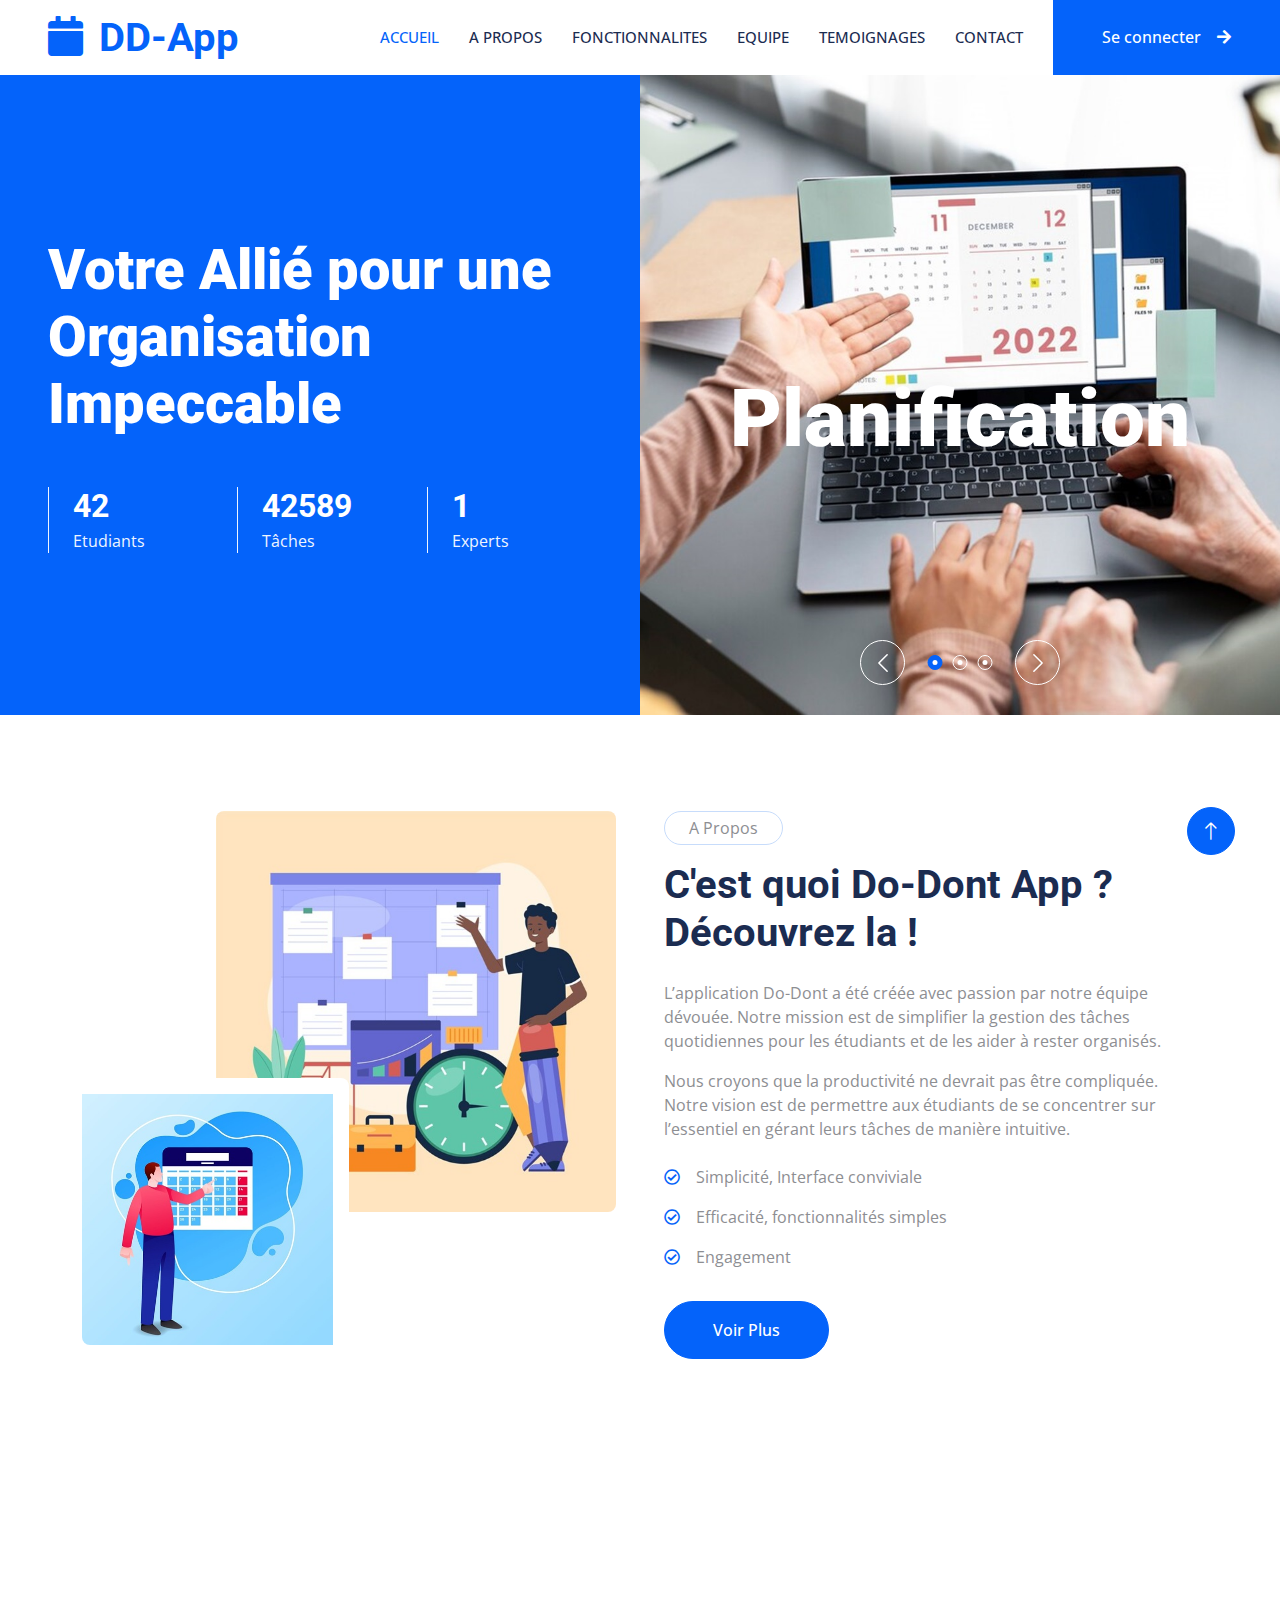
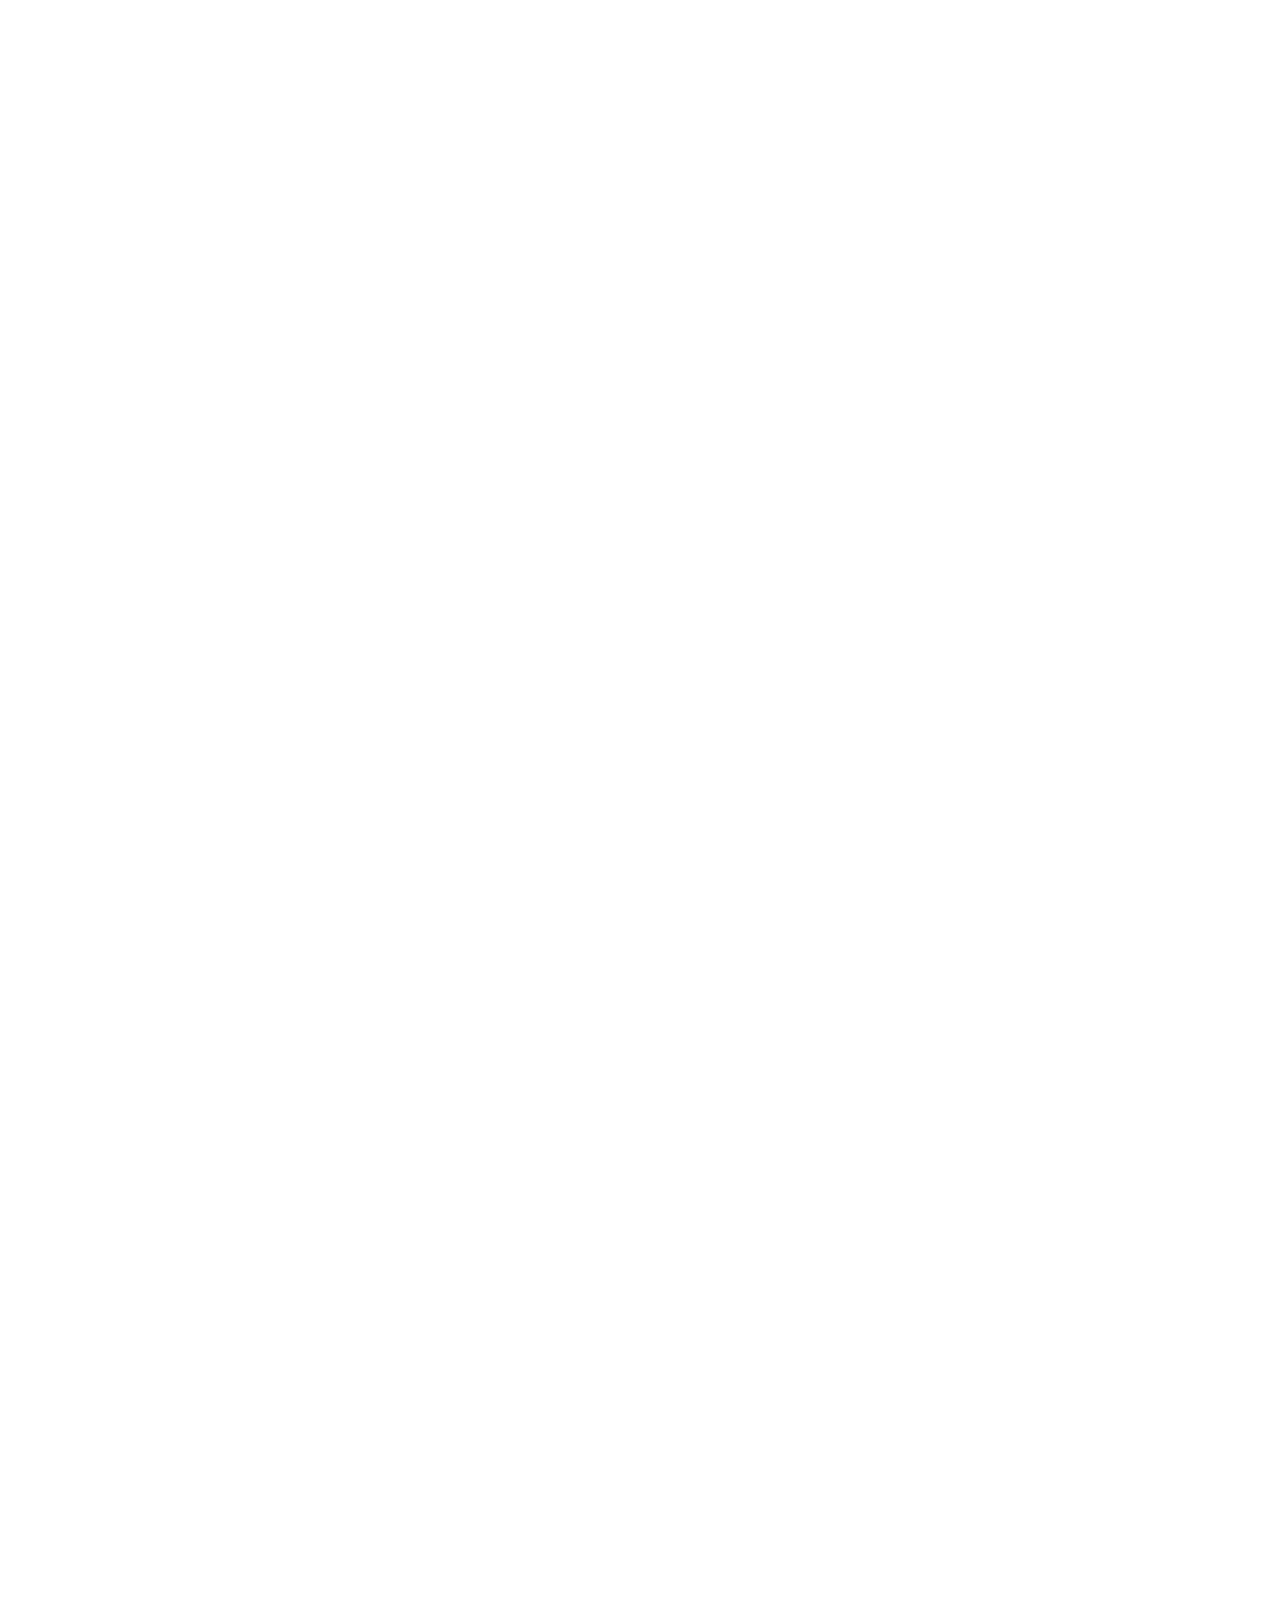
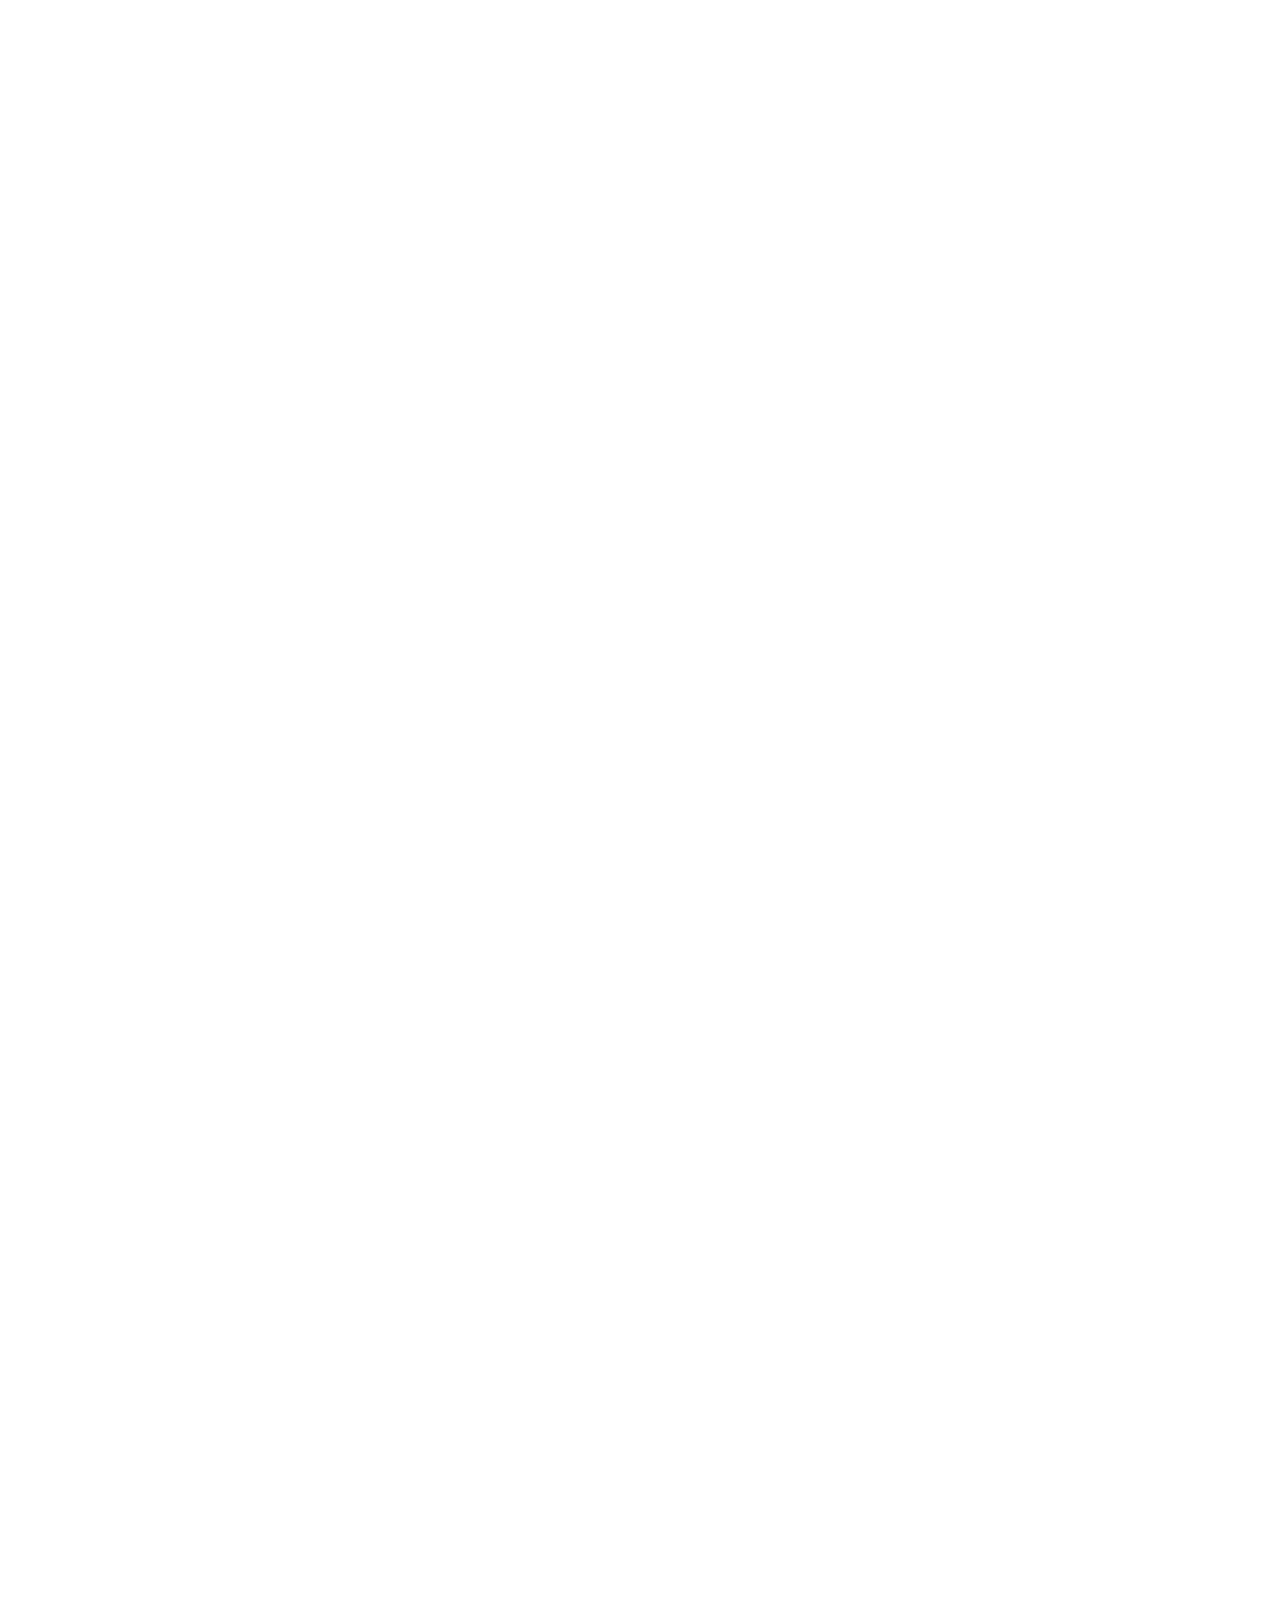
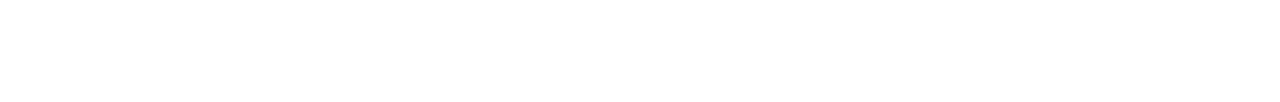
<file: index.html>
<!DOCTYPE html>
<html lang="en">

<head>
    <meta charset="utf-8">
    <title>Do-Dont App</title>
    <meta content="width=device-width, initial-scale=1.0" name="viewport">
    <meta content="" name="keywords">
    <meta content="" name="description">

    <!-- Favicon -->
    <link href="img/favicon.ico" rel="icon">

    <!-- Google Web Fonts -->
    <link rel="preconnect" href="https://fonts.googleapis.com">
    <link rel="preconnect" href="https://fonts.gstatic.com" crossorigin>
    <link href="https://fonts.googleapis.com/css2?family=Open+Sans:wght@400;500&family=Roboto:wght@500;700;900&display=swap"
        rel="stylesheet">

    <!-- Icon Font Stylesheet -->
    <link href="https://cdnjs.cloudflare.com/ajax/libs/font-awesome/5.10.0/css/all.min.css" rel="stylesheet">
    <link href="https://cdn.jsdelivr.net/npm/bootstrap-icons@1.4.1/font/bootstrap-icons.css" rel="stylesheet">

    <!-- Libraries Stylesheet -->
    <link href="lib/animate/animate.min.css" rel="stylesheet">
    <link href="lib/owlcarousel/assets/owl.carousel.min.css" rel="stylesheet">
    <link href="lib/tempusdominus/css/tempusdominus-bootstrap-4.min.css" rel="stylesheet" />

    <!-- Customized Bootstrap Stylesheet -->
    <link href="css/bootstrap.min.css" rel="stylesheet">

    <!-- Template Stylesheet -->
    <link href="css/style.css" rel="stylesheet">
</head>

<body>
    <!-- Spinner Start -->
    <div id="spinner"
        class="show bg-white position-fixed translate-middle w-100 vh-100 top-50 start-50 d-flex align-items-center justify-content-center">
        <div class="spinner-grow text-primary" style="width: 3rem; height: 3rem;" role="status">
            <span class="sr-only">Chargement...</span>
        </div>
    </div>
    <!-- Spinner End -->


    <!-- Navbar Start -->
    <nav class="navbar navbar-expand-lg bg-white navbar-light sticky-top p-0 wow fadeIn" data-wow-delay="0.1s">
        <a href="#index" class="navbar-brand d-flex align-items-center px-4 px-lg-5">
            <h1 class="m-0 text-primary"><i class="fa fa-calendar me-3"></i>DD-App</h1>
        </a>
        <button type="button" class="navbar-toggler me-4" data-bs-toggle="collapse" data-bs-target="#navbarCollapse">
            <span class="navbar-toggler-icon"></span>
        </button>
        <div class="collapse navbar-collapse" id="navbarCollapse">
            <div class="navbar-nav ms-auto p-4 p-lg-0">
                <a href="#index" class="nav-item nav-link active">Accueil</a>
                <a href="#apropos" class="nav-item nav-link">A Propos</a>
                <a href="#fonctionnalites" class="nav-item nav-link">Fonctionnalites</a>
                <a href="#equipe" class="nav-item nav-link">Equipe</a>
                <a href="#temoignages" class="nav-item nav-link">Temoignages</a>
                <a href="#contact" class="nav-item nav-link">Contact</a>
            </div>
            <a href="login.html" class="btn btn-primary rounded-0 py-4 px-lg-5 d-none d-lg-block">Se connecter<i
                    class="fa fa-arrow-right ms-3"></i></a>
        </div>
    </nav>
    <!-- Navbar End -->

    <!-- Header Start -->
    <div class="container-fluid header bg-primary p-0 mb-5" id="index">
        <div class="row g-0 align-items-center flex-column-reverse flex-lg-row">
            <div class="col-lg-6 p-5 wow fadeIn" data-wow-delay="0.1s">
                <!-- Gérez vos tâches, restez orgonisés et productifs. Votre Guide Quotidien vers l’Efficacité ! -->
                <h1 class="display-4 text-white mb-5">Votre Allié pour une Organisation Impeccable</h1>
                <div class="row g-4">
                    <div class="col-sm-4">
                        <div class="border-start border-light ps-4">
                            <h2 class="text-white mb-1" data-toggle="counter-up">123</h2>
                            <p class="text-light mb-0">Etudiants</p>
                        </div>
                    </div>
                    <div class="col-sm-4">
                        <div class="border-start border-light ps-4">
                            <h2 class="text-white mb-1" data-toggle="counter-up">123445</h2>
                            <p class="text-light mb-0">Tâches</p>
                        </div>
                    </div>
                    <div class="col-sm-4">
                        <div class="border-start border-light ps-4">
                            <h2 class="text-white mb-1" data-toggle="counter-up">4</h2>
                            <p class="text-light mb-0">Experts</p>
                        </div>
                    </div>
                </div>
            </div>
            <div class="col-lg-6 wow fadeIn" data-wow-delay="0.5s">
                <div class="owl-carousel header-carousel">
                    <div class="owl-carousel-item position-relative">
                        <img class="img-fluid" src="img/carousel-1.jpg" alt="">
                        <div class="owl-carousel-text">
                            <h1 class="display-1 text-white mt-5 mb-0">Planification</h1>
                        </div>
                    </div>
                    <div class="owl-carousel-item position-relative">
                        <img class="img-fluid" src="img/carousel-2.jpg" alt="">
                        <div class="owl-carousel-text">
                            <h1 class="display-1 text-white mt-5 mb-0">Notification</h1>
                        </div>
                    </div>
                    <div class="owl-carousel-item position-relative">
                        <img class="img-fluid" src="img/carousel-3.jpg" alt="">
                        <div class="owl-carousel-text">
                            <h1 class="display-1 text-white mt-5 mb-0">Productivité</h1>
                        </div>
                    </div>
                </div>
            </div>
        </div>
    </div>
    <!-- Header End -->

    <!-- About Start -->
    <div class="container-xxl py-5" id="apropos">
        <div class="container">
            <div class="row g-5">
                <div class="col-lg-6 wow fadeIn" data-wow-delay="0.1s">
                    <div class="d-flex flex-column">
                        <img class="img-fluid rounded w-75 align-self-end" src="img/about-1.jpg" alt="">
                        <img class="img-fluid rounded w-50 bg-white pt-3 pe-3" src="img/about-2.jpg" alt=""
                            style="margin-top: -25%;">
                    </div>
                </div>
                <div class="col-lg-6 wow fadeIn" data-wow-delay="0.5s">
                    <p class="d-inline-block border rounded-pill py-1 px-4">A Propos</p>
                    <h1 class="mb-4">C'est quoi Do-Dont App ? Découvrez la !</h1>
                    <p>L’application Do-Dont a été créée avec passion par notre équipe dévouée. Notre mission est de 
                        simplifier la gestion des tâches quotidiennes pour les étudiants et de les aider à rester organisés.</p>
                    <p class="mb-4">Nous croyons que la productivité ne devrait pas être compliquée. Notre vision est de 
                        permettre aux étudiants de se concentrer sur l’essentiel en gérant leurs tâches de manière intuitive.
                    </p>
                    <p><i class="far fa-check-circle text-primary me-3"></i>Simplicité, Interface conviviale</p>
                    <p><i class="far fa-check-circle text-primary me-3"></i>Efficacité,  fonctionnalités simples</p>
                    <p><i class="far fa-check-circle text-primary me-3"></i>Engagement</p>
                    <a class="btn btn-primary rounded-pill py-3 px-5 mt-3" href="">Voir Plus</a>
                </div>
            </div>
        </div>
    </div>
    <!-- About End -->

    <!-- Fonctionnalités Start -->
    <!-- Synchronisation multiplateforme : Si possible, permettez aux utilisateurs d’accéder à leurs listes de tâches depuis différents appareils (ordinateurs, smartphones, tablettes). La synchronisation des données entre les plates-formes est essentielle pour une expérience utilisateur fluide.
Personnalisation de l’interface utilisateur : Offrez des options de personnalisation pour que les utilisateurs puissent adapter l’apparence de l’application à leurs préférences. Cela peut inclure des thèmes, des couleurs et des mises en page personnalisables. -->
    <div class="container-xxl py-5" id="fonctionnalites">
        <div class="container">
            <div class="text-center mx-auto mb-5 wow fadeInUp" data-wow-delay="0.1s" style="max-width: 600px;">
                <p class="d-inline-block border rounded-pill py-1 px-4">Fonctionnalités</p>
                <h1>Ce que propose Do-Dont App</h1>
            </div>
            <div class="row g-4">
                <div class="col-lg-4 col-md-6 wow fadeInUp" data-wow-delay="0.1s">
                    <div class="service-item bg-light rounded h-100 p-5">
                        <div class="d-inline-flex align-items-center justify-content-center bg-white rounded-circle mb-4"
                            style="width: 65px; height: 65px;">
                            <i class="fas fa-list-alt text-primary fs-4"></i>
                        </div>
                        <h4 class="mb-3">Création de listes de tâches</h4>
                        <p class="mb-4">Les utilisateurs peuvent créer des listes de tâches personnalisées, telles que “Devoirs”, “Projets”, “Lectures”, etc.</p>
                        <a class="btn" href=""><i class="fa fa-plus text-primary me-3"></i>Voir plus</a>
                    </div>
                </div>
                <div class="col-lg-4 col-md-6 wow fadeInUp" data-wow-delay="0.3s">
                    <div class="service-item bg-light rounded h-100 p-5">
                        <div class="d-inline-flex align-items-center justify-content-center bg-white rounded-circle mb-4"
                            style="width: 65px; height: 65px;">
                            <i class="fa fa-tasks text-primary fs-4"></i>
                        </div>
                        <h4 class="mb-3">Ajout, édition et suppression de tâches</h4>
                        <p class="mb-4">Possibilité d'ajouter de nouvelles tâches, modifier les détails et supprimer des tâches terminées ou inutiles.</p>
                        <a class="btn" href=""><i class="fa fa-plus text-primary me-3"></i>Voir plus</a>
                    </div>
                </div>
                <div class="col-lg-4 col-md-6 wow fadeInUp" data-wow-delay="0.5s">
                    <div class="service-item bg-light rounded h-100 p-5">
                        <div class="d-inline-flex align-items-center justify-content-center bg-white rounded-circle mb-4"
                            style="width: 65px; height: 65px;">
                            <i class="fa fa-calendar-times text-primary fs-4"></i>
                        </div>
                        <h4 class="mb-3">Attribution de dates d’échéance aux tâches</h4>
                        <p class="mb-4">Définir des dates limites pour les tâches, ce qui aidera à prioriser et à planifier le travail.</p>
                        <a class="btn" href=""><i class="fa fa-plus text-primary me-3"></i>Voir plus</a>
                    </div>
                </div>
                <div class="col-lg-4 col-md-6 wow fadeInUp" data-wow-delay="0.1s">
                    <div class="service-item bg-light rounded h-100 p-5">
                        <div class="d-inline-flex align-items-center justify-content-center bg-white rounded-circle mb-4"
                            style="width: 65px; height: 65px;">
                            <i class="fa fa-check-square text-primary fs-4"></i>
                        </div>
                        <h4 class="mb-3">Marquage des tâches</h4>
                        <p class="mb-4">Les utilisateurs devraient pouvoir marquer comme terminée une tâche accomplie.</p>
                        <a class="btn" href=""><i class="fa fa-plus text-primary me-3"></i>Voir plus</a>
                    </div>
                </div>
                <div class="col-lg-4 col-md-6 wow fadeInUp" data-wow-delay="0.3s">
                    <div class="service-item bg-light rounded h-100 p-5">
                        <div class="d-inline-flex align-items-center justify-content-center bg-white rounded-circle mb-4"
                            style="width: 65px; height: 65px;">
                            <i class="fa fa-eye text-primary fs-4"></i>
                        </div>
                        <h4 class="mb-3">Visualisation des tâches</h4>
                        <p class="mb-4">Les utilisateurs ont la possibilité de visualisation des tâches par liste ou par date d'échéance.</p>
                        <a class="btn" href=""><i class="fa fa-plus text-primary me-3"></i>Voir plus</a>
                    </div>
                </div>
                <div class="col-lg-4 col-md-6 wow fadeInUp" data-wow-delay="0.5s">
                    <div class="service-item bg-light rounded h-100 p-5">
                        <div class="d-inline-flex align-items-center justify-content-center bg-white rounded-circle mb-4"
                            style="width: 65px; height: 65px;">
                            <i class="fa fa-bell text-primary fs-4"></i>
                        </div>
                        <h4 class="mb-3">Notifications et rappels</h4>
                        <p class="mb-4">Intégration des notifications pour rappeler aux utilisateurs leurs tâches à venir.</p>
                        <a class="btn" href=""><i class="fa fa-plus text-primary me-3"></i>Voir plus</a>
                    </div>
                </div>
            </div>
        </div>
    </div>
    <!-- Fonctionnalités End -->

    <!-- Team Start -->
    <!-- Alice: La créatrice de l’interface utilisateur. Elle est obsédée par la simplicité et la convivialité.
Bob: Le magicien du code. Il transforme nos idées en réalité avec JavaScript et Bootstrap.
Charlie: Le gardien des données. Il veille à ce que vos tâches soient stockées en toute sécurité. -->
    <div class="container-xxl py-5" id="equipe">
        <div class="container">
            <div class="text-center mx-auto mb-5 wow fadeInUp" data-wow-delay="0.1s" style="max-width: 600px;">
                <p class="d-inline-block border rounded-pill py-1 px-4">Equipe</p>
                <h1>Notre équipe de développeurs</h1>
            </div>
            <div class="row g-4">
                <div class="col-lg-3 col-md-6 wow fadeInUp" data-wow-delay="0.1s">
                    <div class="team-item position-relative rounded overflow-hidden">
                        <div class="overflow-hidden">
                            <img class="img-fluid" src="img/alex.jpg" alt="">
                        </div>
                        <div class="team-text bg-light text-center p-4">
                            <h5>Morelle Wanga</h5>
                            <p class="text-primary">Développeur</p>
                            <div class="team-social text-center">
                                <a class="btn btn-square" href=""><i class="fab fa-facebook-f"></i></a>
                                <a class="btn btn-square" href=""><i class="fab fa-twitter"></i></a>
                                <a class="btn btn-square" href=""><i class="fab fa-instagram"></i></a>
                            </div>
                        </div>
                    </div>
                </div>
                <div class="col-lg-3 col-md-6 wow fadeInUp" data-wow-delay="0.3s">
                    <div class="team-item position-relative rounded overflow-hidden">
                        <div class="overflow-hidden">
                            <img class="img-fluid" src="img/alex.jpg" alt="">
                        </div>
                        <div class="team-text bg-light text-center p-4">
                            <h5>Alex Nguemnin</h5>
                            <p class="text-primary">Développeur</p>
                            <div class="team-social text-center">
                                <a class="btn btn-square" href=""><i class="fab fa-facebook-f"></i></a>
                                <a class="btn btn-square" href=""><i class="fab fa-twitter"></i></a>
                                <a class="btn btn-square" href=""><i class="fab fa-instagram"></i></a>
                            </div>
                        </div>
                    </div>
                </div>
                <div class="col-lg-3 col-md-6 wow fadeInUp" data-wow-delay="0.5s">
                    <div class="team-item position-relative rounded overflow-hidden">
                        <div class="overflow-hidden">
                            <img class="img-fluid" src="img/alex.jpg" alt="">
                        </div>
                        <div class="team-text bg-light text-center p-4">
                            <h5>Ivan Ngandjui</h5>
                            <p class="text-primary">Développeur</p>
                            <div class="team-social text-center">
                                <a class="btn btn-square" href=""><i class="fab fa-facebook-f"></i></a>
                                <a class="btn btn-square" href=""><i class="fab fa-twitter"></i></a>
                                <a class="btn btn-square" href=""><i class="fab fa-instagram"></i></a>
                            </div>
                        </div>
                    </div>
                </div>
                <div class="col-lg-3 col-md-6 wow fadeInUp" data-wow-delay="0.7s">
                    <div class="team-item position-relative rounded overflow-hidden">
                        <div class="overflow-hidden">
                            <img class="img-fluid" src="img/alex.jpg" alt="">
                        </div>
                        <div class="team-text bg-light text-center p-4">
                            <h5>Basile Mouafo</h5>
                            <p class="text-primary">Développeur</p>
                            <div class="team-social text-center">
                                <a class="btn btn-square" href=""><i class="fab fa-facebook-f"></i></a>
                                <a class="btn btn-square" href=""><i class="fab fa-twitter"></i></a>
                                <a class="btn btn-square" href=""><i class="fab fa-instagram"></i></a>
                            </div>
                        </div>
                    </div>
                </div>
            </div>
        </div>
    </div>
    <!-- Team End -->

    <!-- Testimonial Start -->
    <div class="container-xxl py-5" id="temoignages">
        <div class="container">
            <div class="text-center mx-auto mb-5 wow fadeInUp" data-wow-delay="0.1s" style="max-width: 600px;">
                <p class="d-inline-block border rounded-pill py-1 px-4">Témoignages</p>
                <h1>Ce que disent nos utilisateurs!</h1>
            </div>
            <div class="owl-carousel testimonial-carousel wow fadeInUp" data-wow-delay="0.1s">
                <div class="testimonial-item text-center">
                    <img class="img-fluid bg-light rounded-circle p-2 mx-auto mb-4" src="img/testimonial-1.jpg"
                        style="width: 100px; height: 100px;">
                    <div class="testimonial-text rounded text-center p-4">
                        <p>La Do-Dont App est mon compagnon quotidien. Je peux facilement suivre mes lectures, mes 
                            devoirs et mes projets grâce à cette application. L’ajout et la suppression de tâches sont 
                            simples, et je suis ravie de pouvoir visualiser mes listes par date d’échéance.</p>
                        <h5 class="mb-1">Maiva Dzoyong</h5>
                        <span class="fst-italic">Niveau 3</span>
                    </div>
                </div>
                <div class="testimonial-item text-center">
                    <img class="img-fluid bg-light rounded-circle p-2 mx-auto mb-4" src="img/testimonial-2.jpg"
                        style="width: 100px; height: 100px;">
                    <div class="testimonial-text rounded text-center p-4">
                        <p>La Do-Dont App est un outil indispensable pour rester organisé. J’aime pouvoir créer des 
                            listes de tâches personnalisées et définir des dates d’échéance. Cela m’aide à gérer mon 
                            temps et à ne rien oublier. Je recommande vivement cette application à tous les étudiants !</p>
                        <h5 class="mb-1">Luther Tchagang</h5>
                        <span class="fst-italic">Niveau 4</span>
                    </div>
                </div>
                <div class="testimonial-item text-center">
                    <img class="img-fluid bg-light rounded-circle p-2 mx-auto mb-4" src="img/testimonial-3.jpg"
                        style="width: 100px; height: 100px;">
                    <div class="testimonial-text rounded text-center p-4">
                        <p>Grâce à la Do-Dont App, Je peux maintenant organiser mes projets, mes devoirs et mes lectures 
                            de manière efficace. L’interface est simple à utiliser, et j’apprécie particulièrement la 
                            fonctionnalité de marquage des tâches comme terminées. Merci pour cette solution pratique !</p>
                        <h5 class="mb-1">Loic Koudjo</h5>
                        <span class="fst-italic">Terminale</span>
                    </div>
                </div>
            </div>
        </div>
    </div>
    <!-- Testimonial End -->

    <!-- Contact Start -->
    <div class="container-xxl py-5" id="contact">
        <div class="container">
            <div class="text-center mx-auto mb-5 wow fadeInUp" data-wow-delay="0.1s" style="max-width: 600px;">
                <p class="d-inline-block border rounded-pill py-1 px-4">Contact</p>
                <h1>Une question? Contactez-nous !</h1>
            </div>
            <div class="row g-4">
                <div class="col-lg-6 wow fadeIn" data-wow-delay="0.1s">
                    <div class="bg-light rounded p-5">
                        <form>
                            <div class="row g-3">
                                <div class="col-md-6">
                                    <div class="form-floating">
                                        <input type="text" class="form-control" id="nom" placeholder="Votre Nom">
                                        <label for="nom">Votre Nom</label>
                                    </div>
                                </div>
                                <div class="col-md-6">
                                    <div class="form-floating">
                                        <input type="email" class="form-control" id="email" placeholder="Votre Addresse Mail">
                                        <label for="email">Votre Addresse Mail</label>
                                    </div>
                                </div>
                                <div class="col-12">
                                    <div class="form-floating">
                                        <input type="text" class="form-control" id="sujet" placeholder="Sujet">
                                        <label for="sujet">Sujet</label>
                                    </div>
                                </div>
                                <div class="col-12">
                                    <div class="form-floating">
                                        <textarea class="form-control" placeholder="Laissez un message ici" id="message"
                                            style="height: 100px"></textarea>
                                        <label for="message">Message</label>
                                    </div>
                                </div>
                                <div class="col-12">
                                    <button class="btn btn-primary w-100 py-3" type="submit">Envoyer</button>
                                </div>
                            </div>
                        </form>
                    </div>
                </div>
                <div class="col-lg-6 wow fadeIn" data-wow-delay="0.5s">
                    <div class="h-100" style="min-height: 400px;">
                        <iframe class="rounded w-100 h-100"
                            src="https://www.google.com/maps/embed?pb=!1m18!1m12!1m3!1d1762.9679943518263!2d11.389484494689802!3d3.883778804699522!2m3!1f0!2f0!3f0!3m2!1i1024!2i768!4f13.1!3m3!1m2!1s0x108bcd3bb4f34f8f%3A0x2b8abbec5ff98df2!2sINSTITUT%20SAINT%20JEAN%20(SITE%20D&#39;EYANG)!5e0!3m2!1sfr!2scm!4v1714757709519!5m2!1sfr!2scm" 
                            frameborder="0" allowfullscreen="" aria-hidden="false" tabindex="0"></iframe>
                    </div>
                </div>
            </div>
        </div>
    </div>
    <!-- Contact End -->

    <!-- Footer Start -->
    <div class="container-fluid bg-dark text-light footer mt-5 pt-5 wow fadeIn" data-wow-delay="0.1s">
        <div class="container py-5">
            <div class="row g-5">
                <div class="col-lg-3 col-md-6">
                    <h5 class="text-light mb-4">Addresses</h5>
                    <p class="mb-2"><i class="fa fa-map-marker-alt me-3"></i>IUSJ, Eyang, Lobo, Cameroun</p>
                    <p class="mb-2"><i class="fa fa-phone-alt me-3"></i>+237 652 853 773</p>
                    <p class="mb-2"><i class="fa fa-envelope me-3"></i>wangamorelle@gmail.com</p>
                    <div class="d-flex pt-2">
                        <a class="btn btn-outline-light btn-social rounded-circle" href=""><i
                                class="fab fa-twitter"></i></a>
                        <a class="btn btn-outline-light btn-social rounded-circle" href=""><i
                                class="fab fa-facebook-f"></i></a>
                        <a class="btn btn-outline-light btn-social rounded-circle" href=""><i
                                class="fab fa-youtube"></i></a>
                        <a class="btn btn-outline-light btn-social rounded-circle" href=""><i
                                class="fab fa-linkedin-in"></i></a>
                    </div>
                </div>
                <div class="col-lg-3 col-md-6">
                    <h5 class="text-light mb-4">Liens</h5>
                    <a class="btn btn-link" href="#apropos">A Propos</a>
                    <a class="btn btn-link" href="#fonctionnalites">Fonctionnalités</a>
                    <a class="btn btn-link" href="#equipe">Equipe</a>
                    <a class="btn btn-link" href="#temoignages">Témoignages</a>
                    <a class="btn btn-link" href="#contact">Contact</a>
                </div>
                <div class="col-lg-3 col-md-6">
                    <h5 class="text-light mb-4">Legal & Support</h5>
                    <a class="btn btn-link" href="">Termes & Conditions</a>
                    <a class="btn btn-link" href="">Support</a>
                    <a class="btn btn-link" href="">Cookies</a>
                    <a class="btn btn-link" href="">Droits d'auteur</a>
                    <a class="btn btn-link" href="">FAQ</a>
                </div>
                <div class="col-lg-3 col-md-6">
                    <h5 class="text-light mb-4">Infolettre</h5>
                    <div class="position-relative mx-auto" style="max-width: 400px;">
                        <input class="form-control border-0 w-100 py-3 ps-4 pe-5" type="text" placeholder="Adresse mail">
                        <button type="button"
                            class="btn btn-primary py-2 position-absolute top-0 end-0 mt-2 me-2">S'abonner</button>
                    </div>
                </div>
            </div>
        </div>
        <div class="container">
            <div class="copyright">
                <div class="row">
                    <div class="col-md-6 text-center text-md-start mb-3 mb-md-0">
                        &copy; <a class="border-bottom" href="">Do-Dont App</a>, Tous droits reservés.
                    </div>
                    <div class="col-md-6 text-center text-md-end">
                        Réalisé par <a class="border-bottom">Wanga</a>
                        </br>
                        Distribué par <a class="border-bottom" target="_blank">Morelle</a>
                    </div>
                </div>
            </div>
        </div>
    </div>
    <!-- Footer End -->


    <!-- Back to Top -->
    <a href="#" class="btn btn-lg btn-primary btn-lg-square rounded-circle back-to-top"><i
            class="bi bi-arrow-up"></i></a>


    <!-- JavaScript Libraries -->
    <script src="https://code.jquery.com/jquery-3.4.1.min.js"></script>
    <script src="https://cdn.jsdelivr.net/npm/bootstrap@5.0.0/dist/js/bootstrap.bundle.min.js"></script>
    <script src="lib/wow/wow.min.js"></script>
    <script src="lib/easing/easing.min.js"></script>
    <script src="lib/waypoints/waypoints.min.js"></script>
    <script src="lib/counterup/counterup.min.js"></script>
    <script src="lib/owlcarousel/owl.carousel.min.js"></script>
    <script src="lib/tempusdominus/js/moment.min.js"></script>
    <script src="lib/tempusdominus/js/moment-timezone.min.js"></script>
    <script src="lib/tempusdominus/js/tempusdominus-bootstrap-4.min.js"></script>

    <!-- Template Javascript -->
    <script src="js/main.js"></script>
</body>

</html>
</file>
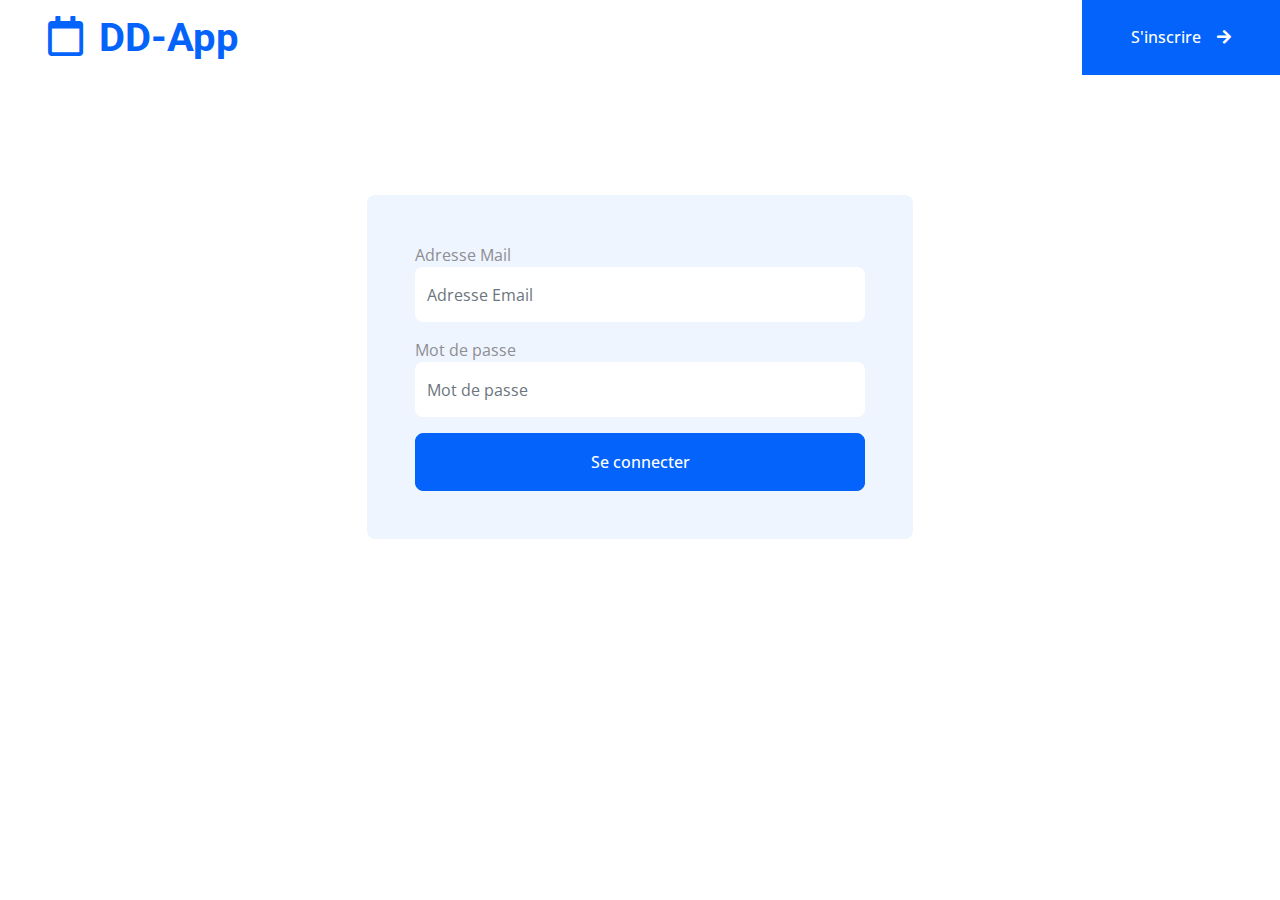
<file: login.html>
<!DOCTYPE html>
<html lang="en">

<head>
    <meta charset="utf-8">
    <title>Se connecter -- Do-Dont App</title>
    <meta content="width=device-width, initial-scale=1.0" name="viewport">
    <meta content="" name="keywords">
    <meta content="" name="description">

    <!-- Favicon -->
    <link href="img/favicon.ico" rel="icon">

    <!-- Google Web Fonts -->
    <link rel="preconnect" href="https://fonts.googleapis.com">
    <link rel="preconnect" href="https://fonts.gstatic.com" crossorigin>
    <link
        href="https://fonts.googleapis.com/css2?family=Open+Sans:wght@400;500&family=Roboto:wght@500;700;900&display=swap"
        rel="stylesheet">

    <!-- Icon Font Stylesheet -->
    <link href="https://cdnjs.cloudflare.com/ajax/libs/font-awesome/5.10.0/css/all.min.css" rel="stylesheet">
    <link href="https://cdn.jsdelivr.net/npm/bootstrap-icons@1.4.1/font/bootstrap-icons.css" rel="stylesheet">

    <!-- Libraries Stylesheet -->
    <link href="lib/animate/animate.min.css" rel="stylesheet">
    <link href="lib/owlcarousel/assets/owl.carousel.min.css" rel="stylesheet">
    <link href="lib/tempusdominus/css/tempusdominus-bootstrap-4.min.css" rel="stylesheet" />

    <!-- Customized Bootstrap Stylesheet -->
    <link href="css/bootstrap.min.css" rel="stylesheet">

    <!-- Template Stylesheet -->
    <link href="css/style.css" rel="stylesheet">
</head>

<body>
    <!-- Spinner Start -->
    <div id="spinner"
        class="show bg-white position-fixed translate-middle w-100 vh-100 top-50 start-50 d-flex align-items-center justify-content-center">
        <div class="spinner-grow text-primary" style="width: 3rem; height: 3rem;" role="status">
            <span class="sr-only">Loading...</span>
        </div>
    </div>
    <!-- Spinner End -->


    <!-- Navbar Start -->
    <nav class="navbar navbar-expand-lg bg-white navbar-light sticky-top p-0 wow fadeIn" data-wow-delay="0.1s">
        <a href="index.html" class="navbar-brand d-flex align-items-center px-4 px-lg-5">
            <h1 class="m-0 text-primary"><i class="far fa-calendar me-3"></i>DD-App</h1>
        </a>
        <button type="button" class="navbar-toggler me-4" data-bs-toggle="collapse" data-bs-target="#navbarCollapse">
            <span class="navbar-toggler-icon"></span>
        </button>
        <div class="collapse navbar-collapse" id="navbarCollapse">
            <div class="navbar-nav ms-auto p-4 p-lg-0">
            </div>
            <a href="register.html" class="btn btn-primary rounded-0 py-4 px-lg-5 d-none d-lg-block">S'inscrire<i
                    class="fa fa-arrow-right ms-3"></i></a>
        </div>
    </nav>
    <!-- Navbar End -->

    <!-- Login Start -->
    <div class="container-xxl py-5">
        <div class="container">
            <div class="row g-4 mt-5">
                <div class="col-lg-3 fadeInUp"></div>
                <div class="col-lg-6 fadeInUp" data-wow-delay="0.5s">
                    <div class="bg-light rounded h-100 d-flex align-items-center p-5">
                        <form>
                            <div class="row g-3">
                                <div class="col-12">
                                    <label for="email">Adresse Mail</label>
                                    <input type="email" class="form-control border-0" placeholder="Adresse Email"
                                        style="height: 55px;">
                                </div>
                                <div class="col-12">
                                    <label for="mdp">Mot de passe</label>
                                    <input type="password" class="form-control border-0" placeholder="Mot de passe"
                                        style="height: 55px;">
                                </div>
                                <div class="col-12">
                                    <button class="btn btn-primary w-100 py-3" type="submit">Se connecter</button>
                                </div>
                            </div>
                        </form>
                    </div>
                </div>
                <div class="col-lg-3 fadeInUp"></div>
            </div>
        </div>
    </div>
    <!-- Login End -->


    <!-- JavaScript Libraries -->
    <script src="https://code.jquery.com/jquery-3.4.1.min.js"></script>
    <script src="https://cdn.jsdelivr.net/npm/bootstrap@5.0.0/dist/js/bootstrap.bundle.min.js"></script>
    <script src="lib/wow/wow.min.js"></script>
    <script src="lib/easing/easing.min.js"></script>
    <script src="lib/waypoints/waypoints.min.js"></script>
    <script src="lib/counterup/counterup.min.js"></script>
    <script src="lib/owlcarousel/owl.carousel.min.js"></script>
    <script src="lib/tempusdominus/js/moment.min.js"></script>
    <script src="lib/tempusdominus/js/moment-timezone.min.js"></script>
    <script src="lib/tempusdominus/js/tempusdominus-bootstrap-4.min.js"></script>

    <!-- Template Javascript -->
    <script src="js/main.js"></script>
</body>

</html>
</file>
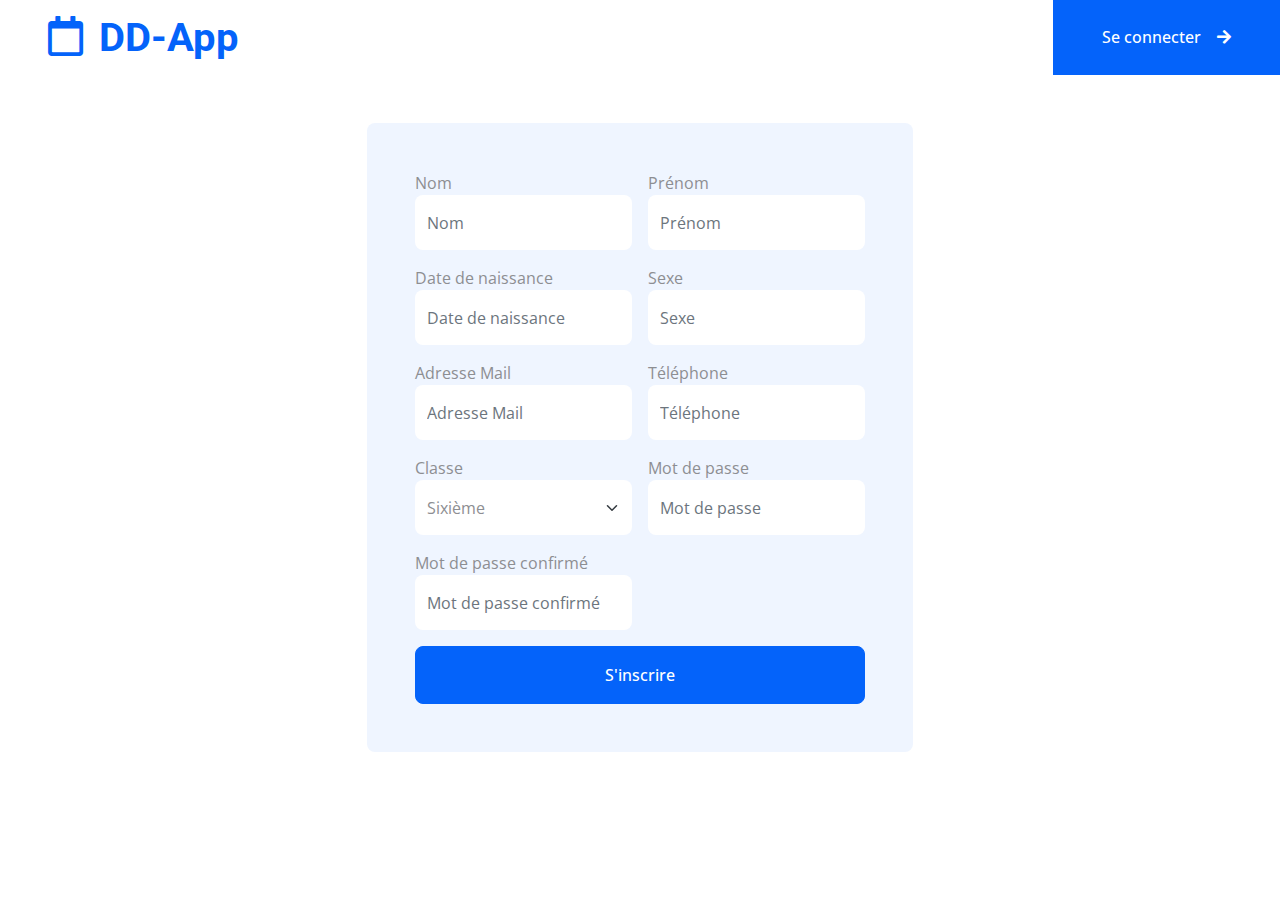
<file: register.html>
<!DOCTYPE html>
<html lang="en">

<head>
    <meta charset="utf-8">
    <title>S'inscrire' -- Do-Dont App</title>
    <meta content="width=device-width, initial-scale=1.0" name="viewport">
    <meta content="" name="keywords">
    <meta content="" name="description">

    <!-- Favicon -->
    <link href="img/favicon.ico" rel="icon">

    <!-- Google Web Fonts -->
    <link rel="preconnect" href="https://fonts.googleapis.com">
    <link rel="preconnect" href="https://fonts.gstatic.com" crossorigin>
    <link
        href="https://fonts.googleapis.com/css2?family=Open+Sans:wght@400;500&family=Roboto:wght@500;700;900&display=swap"
        rel="stylesheet">

    <!-- Icon Font Stylesheet -->
    <link href="https://cdnjs.cloudflare.com/ajax/libs/font-awesome/5.10.0/css/all.min.css" rel="stylesheet">
    <link href="https://cdn.jsdelivr.net/npm/bootstrap-icons@1.4.1/font/bootstrap-icons.css" rel="stylesheet">

    <!-- Libraries Stylesheet -->
    <link href="lib/animate/animate.min.css" rel="stylesheet">
    <link href="lib/owlcarousel/assets/owl.carousel.min.css" rel="stylesheet">
    <link href="lib/tempusdominus/css/tempusdominus-bootstrap-4.min.css" rel="stylesheet" />

    <!-- Customized Bootstrap Stylesheet -->
    <link href="css/bootstrap.min.css" rel="stylesheet">

    <!-- Template Stylesheet -->
    <link href="css/style.css" rel="stylesheet">
</head>

<body>
    <!-- Spinner Start -->
    <div id="spinner"
        class="show bg-white position-fixed translate-middle w-100 vh-100 top-50 start-50 d-flex align-items-center justify-content-center">
        <div class="spinner-grow text-primary" style="width: 3rem; height: 3rem;" role="status">
            <span class="sr-only">Loading...</span>
        </div>
    </div>
    <!-- Spinner End -->


    <!-- Navbar Start -->
    <nav class="navbar navbar-expand-lg bg-white navbar-light sticky-top p-0 wow fadeIn" data-wow-delay="0.1s">
        <a href="index.html" class="navbar-brand d-flex align-items-center px-4 px-lg-5">
            <h1 class="m-0 text-primary"><i class="far fa-calendar me-3"></i>DD-App</h1>
        </a>
        <button type="button" class="navbar-toggler me-4" data-bs-toggle="collapse" data-bs-target="#navbarCollapse">
            <span class="navbar-toggler-icon"></span>
        </button>
        <div class="collapse navbar-collapse" id="navbarCollapse">
            <div class="navbar-nav ms-auto p-4 p-lg-0">
            </div>
            <a href="login.html" class="btn btn-primary rounded-0 py-4 px-lg-5 d-none d-lg-block">Se connecter<i
                    class="fa fa-arrow-right ms-3"></i></a>
        </div>
    </nav>
    <!-- Navbar End -->

    <!-- Register Start -->
    <div class="container-xxl py-5">
        <div class="container">
            <div class="row g-4">
                <div class="col-lg-3 fadeInUp"></div>
                <div class="col-lg-6 fadeInUp" data-wow-delay="0.5s">
                    <div class="bg-light rounded h-100 d-flex align-items-center p-5">
                        <form>
                            <div class="row g-3">
                                <div class="col-12 col-sm-6">
                                    <label for="nom">Nom</label>
                                    <input type="text" class="form-control border-0" placeholder="Nom"
                                        style="height: 55px;">
                                </div>
                                <div class="col-12 col-sm-6">
                                    <label for="prenom">Prénom</label>
                                    <input type="text" class="form-control border-0" placeholder="Prénom"
                                        style="height: 55px;">
                                </div>
                                <div class="col-12 col-sm-6">
                                    <div class="date" id="date" data-target-input="nearest">
                                        <label for="dateNaissance">Date de naissance</label>
                                        <input type="text" class="form-control border-0 datetimepicker-input"
                                            placeholder="Date de naissance" data-target="#date" data-toggle="datetimepicker"
                                            style="height: 55px;">
                                    </div>
                                </div>
                                <div class="col-12 col-sm-6">
                                    <label for="sexe">Sexe</label>
                                    <input type="text" class="form-control border-0" placeholder="Sexe"
                                        style="height: 55px;">
                                </div>
                                <div class="col-12 col-sm-6">
                                    <label for="email">Adresse Mail</label>
                                    <input type="email" class="form-control border-0" placeholder="Adresse Mail"
                                        style="height: 55px;">
                                </div>
                                <div class="col-12 col-sm-6">
                                    <label for="telephone">Téléphone</label>
                                    <input type="text" class="form-control border-0" placeholder="Téléphone"
                                        style="height: 55px;">
                                </div>
                                <div class="col-12 col-sm-6">
                                    <label for="classe">Classe</label>
                                    <select class="form-select border-0" style="height: 55px;">
                                        <option selected>Sixième</option>
                                        <option value="1">Cinquième</option>
                                        <option value="1">Quatrième</option>
                                        <option value="1">Troisième</option>
                                        <option value="2">Seconde</option>
                                        <option value="3">Première</option>
                                        <option value="3">Terminale</option>
                                        <option value="3">Niveau 1</option>
                                        <option value="3">Niveau 2</option>
                                        <option value="3">Niveau 3</option>
                                        <option value="3">Niveau 4</option>
                                        <option value="3">Niveau 5</option>
                                        <option value="3">Autre</option>
                                    </select>
                                </div>
                                <div class="col-12 col-sm-6">
                                    <label for="mdp">Mot de passe</label>
                                    <input type="password" class="form-control border-0" placeholder="Mot de passe"
                                        style="height: 55px;">
                                </div>
                                <div class="col-12 col-sm-6">
                                    <label for="mdpc">Mot de passe confirmé</label>
                                    <input type="password" class="form-control border-0" placeholder="Mot de passe confirmé"
                                        style="height: 55px;">
                                </div>
                                <div class="col-12">
                                    <button class="btn btn-primary w-100 py-3" type="submit">S'inscrire</button>
                                </div>
                            </div>
                        </form>
                    </div>
                </div>
                <div class="col-lg-3 fadeInUp"></div>
            </div>
        </div>
    </div>
    <!-- Register End -->


    <!-- JavaScript Libraries -->
    <script src="https://code.jquery.com/jquery-3.4.1.min.js"></script>
    <script src="https://cdn.jsdelivr.net/npm/bootstrap@5.0.0/dist/js/bootstrap.bundle.min.js"></script>
    <script src="lib/wow/wow.min.js"></script>
    <script src="lib/easing/easing.min.js"></script>
    <script src="lib/waypoints/waypoints.min.js"></script>
    <script src="lib/counterup/counterup.min.js"></script>
    <script src="lib/owlcarousel/owl.carousel.min.js"></script>
    <script src="lib/tempusdominus/js/moment.min.js"></script>
    <script src="lib/tempusdominus/js/moment-timezone.min.js"></script>
    <script src="lib/tempusdominus/js/tempusdominus-bootstrap-4.min.js"></script>

    <!-- Template Javascript -->
    <script src="js/main.js"></script>
</body>

</html>
</file>
<file: css/style.css>
/********** Template CSS **********/
:root {
    --primary: #0463FA;
    --light: #EFF5FF;
    --dark: #1B2C51;
}

.fw-medium {
    font-weight: 500 !important;
}

.fw-bold {
    font-weight: 700 !important;
}

.fw-black {
    font-weight: 900 !important;
}

.back-to-top {
    position: fixed;
    display: none;
    right: 45px;
    bottom: 45px;
    z-index: 99;
}


/*** Spinner ***/
#spinner {
    opacity: 0;
    visibility: hidden;
    transition: opacity .5s ease-out, visibility 0s linear .5s;
    z-index: 99999;
}

#spinner.show {
    transition: opacity .5s ease-out, visibility 0s linear 0s;
    visibility: visible;
    opacity: 1;
}


/*** Button ***/
.btn {
    font-weight: 500;
    transition: .5s;
}

.btn.btn-primary,
.btn.btn-secondary {
    color: #FFFFFF;
}

.btn-square {
    width: 38px;
    height: 38px;
}

.btn-sm-square {
    width: 32px;
    height: 32px;
}

.btn-lg-square {
    width: 48px;
    height: 48px;
}

.btn-square,
.btn-sm-square,
.btn-lg-square {
    padding: 0;
    display: flex;
    align-items: center;
    justify-content: center;
    font-weight: normal;
}


/*** Navbar ***/
.navbar .dropdown-toggle::after {
    border: none;
    content: "\f107";
    font-family: "Font Awesome 5 Free";
    font-weight: 900;
    vertical-align: middle;
    margin-left: 8px;
}

.navbar .navbar-nav .nav-link {
    margin-right: 30px;
    padding: 25px 0;
    color: #FFFFFF;
    font-size: 15px;
    font-weight: 500;
    text-transform: uppercase;
    outline: none;
}

.navbar .navbar-nav .nav-link:hover,
.navbar .navbar-nav .nav-link.active {
    color: var(--primary);
}

@media (max-width: 991.98px) {
    .navbar .navbar-nav .nav-link  {
        margin-right: 0;
        padding: 10px 0;
    }

    .navbar .navbar-nav {
        border-top: 1px solid #EEEEEE;
    }
}

.navbar .navbar-brand,
.navbar a.btn {
    height: 75px;
}

.navbar .navbar-nav .nav-link {
    color: var(--dark);
    font-weight: 500;
}

.navbar.sticky-top {
    top: -100px;
    transition: .5s;
}

@media (min-width: 992px) {
    .navbar .nav-item .dropdown-menu {
        display: block;
        border: none;
        margin-top: 0;
        top: 150%;
        opacity: 0;
        visibility: hidden;
        transition: .5s;
    }

    .navbar .nav-item:hover .dropdown-menu {
        top: 100%;
        visibility: visible;
        transition: .5s;
        opacity: 1;
    }
}


/*** Header ***/
.header-carousel .owl-carousel-text {
    position: absolute;
    width: 100%;
    height: 100%;
    padding: 3rem;
    top: 0;
    left: 0;
    display: flex;
    align-items: center;
    justify-content: center;
    text-shadow: 0 0 30px rgba(0, 0, 0, .1);
}

.header-carousel .owl-nav {
    position: absolute;
    width: 200px;
    height: 45px;
    bottom: 30px;
    left: 50%;
    transform: translateX(-50%);
    display: flex;
    justify-content: space-between;
}

.header-carousel .owl-nav .owl-prev,
.header-carousel .owl-nav .owl-next {
    width: 45px;
    height: 45px;
    display: flex;
    align-items: center;
    justify-content: center;
    color: #FFFFFF;
    background: transparent;
    border: 1px solid #FFFFFF;
    border-radius: 45px;
    font-size: 22px;
    transition: .5s;
}

.header-carousel .owl-nav .owl-prev:hover,
.header-carousel .owl-nav .owl-next:hover {
    background: var(--primary);
    border-color: var(--primary);
}

.header-carousel .owl-dots {
    position: absolute;
    height: 45px;
    bottom: 30px;
    left: 50%;
    transform: translateX(-50%);
    display: flex;
    align-items: center;
    justify-content: center;
}

.header-carousel .owl-dot {
    position: relative;
    display: inline-block;
    margin: 0 5px;
    width: 15px;
    height: 15px;
    background: transparent;
    border: 1px solid #FFFFFF;
    border-radius: 15px;
    transition: .5s;
}

.header-carousel .owl-dot::after {
    position: absolute;
    content: "";
    width: 5px;
    height: 5px;
    top: 4px;
    left: 4px;
    background: #FFFFFF;
    border-radius: 5px;
}

.header-carousel .owl-dot.active {
    background: var(--primary);
    border-color: var(--primary);
}

.page-header {
    background: url(../img/header-page.jpg) top center no-repeat;
    background-size: cover;
    text-shadow: 0 0 30px rgba(0, 0, 0, .1);
}

.breadcrumb-item + .breadcrumb-item::before {
    color: var(--light);
}


/*** Service ***/
.service-item {
    transition: .5s;
}

.service-item:hover {
    margin-top: -10px;
    box-shadow: 0 .5rem 1.5rem rgba(0, 0, 0, .08);
}

.service-item .btn {
    width: 40px;
    height: 40px;
    display: inline-flex;
    align-items: center;
    background: #FFFFFF;
    border-radius: 40px;
    white-space: nowrap;
    overflow: hidden;
    transition: .5s;
}

.service-item:hover .btn {
    width: 140px;
}


/*** Feature ***/
@media (min-width: 992px) {
    .container.feature {
        max-width: 100% !important;
    }

    .feature-text  {
        padding-left: calc(((100% - 960px) / 2) + .75rem);
    }
}

@media (min-width: 1200px) {
    .feature-text  {
        padding-left: calc(((100% - 1140px) / 2) + .75rem);
    }
}

@media (min-width: 1400px) {
    .feature-text  {
        padding-left: calc(((100% - 1320px) / 2) + .75rem);
    }
}


/*** Team ***/
.team-item img {
    position: relative;
    top: 0;
    transition: .5s;
}

.team-item:hover img {
    top: -30px;
}

.team-item .team-text {
    position: relative;
    height: 100px;
    transition: .5s;
}

.team-item:hover .team-text {
    margin-top: -60px;
    height: 160px;
}

.team-item .team-text .team-social {
    opacity: 0;
    transition: .5s;
}

.team-item:hover .team-text .team-social {
    opacity: 1;
}

.team-item .team-social .btn {
    display: inline-flex;
    color: var(--primary);
    background: #FFFFFF;
    border-radius: 40px;
}

.team-item .team-social .btn:hover {
    color: #FFFFFF;
    background: var(--primary);
}


/*** Appointment ***/
.bootstrap-datetimepicker-widget.bottom {
    top: auto !important;
}

.bootstrap-datetimepicker-widget .table * {
    border-bottom-width: 0px;
}

.bootstrap-datetimepicker-widget .table th {
    font-weight: 500;
}

.bootstrap-datetimepicker-widget.dropdown-menu {
    padding: 10px;
    border-radius: 2px;
}

.bootstrap-datetimepicker-widget table td.active,
.bootstrap-datetimepicker-widget table td.active:hover {
    background: var(--primary);
}

.bootstrap-datetimepicker-widget table td.today::before {
    border-bottom-color: var(--primary);
}


/*** Testimonial ***/
.testimonial-carousel::before {
    position: absolute;
    content: "";
    top: 0;
    left: 0;
    height: 100%;
    width: 0;
    background: linear-gradient(to right, rgba(255, 255, 255, 1) 0%, rgba(255, 255, 255, 0) 100%);
    z-index: 1;
}

.testimonial-carousel::after {
    position: absolute;
    content: "";
    top: 0;
    right: 0;
    height: 100%;
    width: 0;
    background: linear-gradient(to left, rgba(255, 255, 255, 1) 0%, rgba(255, 255, 255, 0) 100%);
    z-index: 1;
}

@media (min-width: 768px) {
    .testimonial-carousel::before,
    .testimonial-carousel::after {
        width: 200px;
    }
}

@media (min-width: 992px) {
    .testimonial-carousel::before,
    .testimonial-carousel::after {
        width: 300px;
    }
}

.testimonial-carousel .owl-item .testimonial-text {
    background: var(--light);
    transform: scale(.8);
    transition: .5s;
}

.testimonial-carousel .owl-item.center .testimonial-text {
    background: var(--primary);
    transform: scale(1);
}

.testimonial-carousel .owl-item .testimonial-text *,
.testimonial-carousel .owl-item .testimonial-item img {
    transition: .5s;
}

.testimonial-carousel .owl-item.center .testimonial-text * {
    color: var(--light) !important;
}

.testimonial-carousel .owl-item.center .testimonial-item img {
    background: var(--primary) !important;
} 

.testimonial-carousel .owl-nav {
    position: absolute;
    width: 350px;
    top: 15px;
    left: 50%;
    transform: translateX(-50%);
    display: flex;
    justify-content: space-between;
    opacity: 0;
    transition: .5s;
    z-index: 1;
}

.testimonial-carousel:hover .owl-nav {
    width: 300px;
    opacity: 1;
}

.testimonial-carousel .owl-nav .owl-prev,
.testimonial-carousel .owl-nav .owl-next {
    position: relative;
    color: var(--primary);
    font-size: 45px;
    transition: .5s;
}

.testimonial-carousel .owl-nav .owl-prev:hover,
.testimonial-carousel .owl-nav .owl-next:hover {
    color: var(--dark);
}


/*** Footer ***/
.footer .btn.btn-social {
    margin-right: 5px;
    width: 35px;
    height: 35px;
    display: flex;
    align-items: center;
    justify-content: center;
    color: var(--light);
    border: 1px solid #FFFFFF;
    transition: .3s;
}

.footer .btn.btn-social:hover {
    color: var(--primary);
}

.footer .btn.btn-link {
    display: block;
    margin-bottom: 5px;
    padding: 0;
    text-align: left;
    color: #FFFFFF;
    font-size: 15px;
    font-weight: normal;
    text-transform: capitalize;
    transition: .3s;
}

.footer .btn.btn-link::before {
    position: relative;
    content: "\f105";
    font-family: "Font Awesome 5 Free";
    font-weight: 900;
    margin-right: 10px;
}

.footer .btn.btn-link:hover {
    color: var(--primary);
    letter-spacing: 1px;
    box-shadow: none;
}

.footer .copyright {
    padding: 25px 0;
    font-size: 15px;
    border-top: 1px solid rgba(256, 256, 256, .1);
}

.footer .copyright a {
    color: var(--light);
}

.footer .copyright a:hover {
    color: var(--primary);
}
</file>
